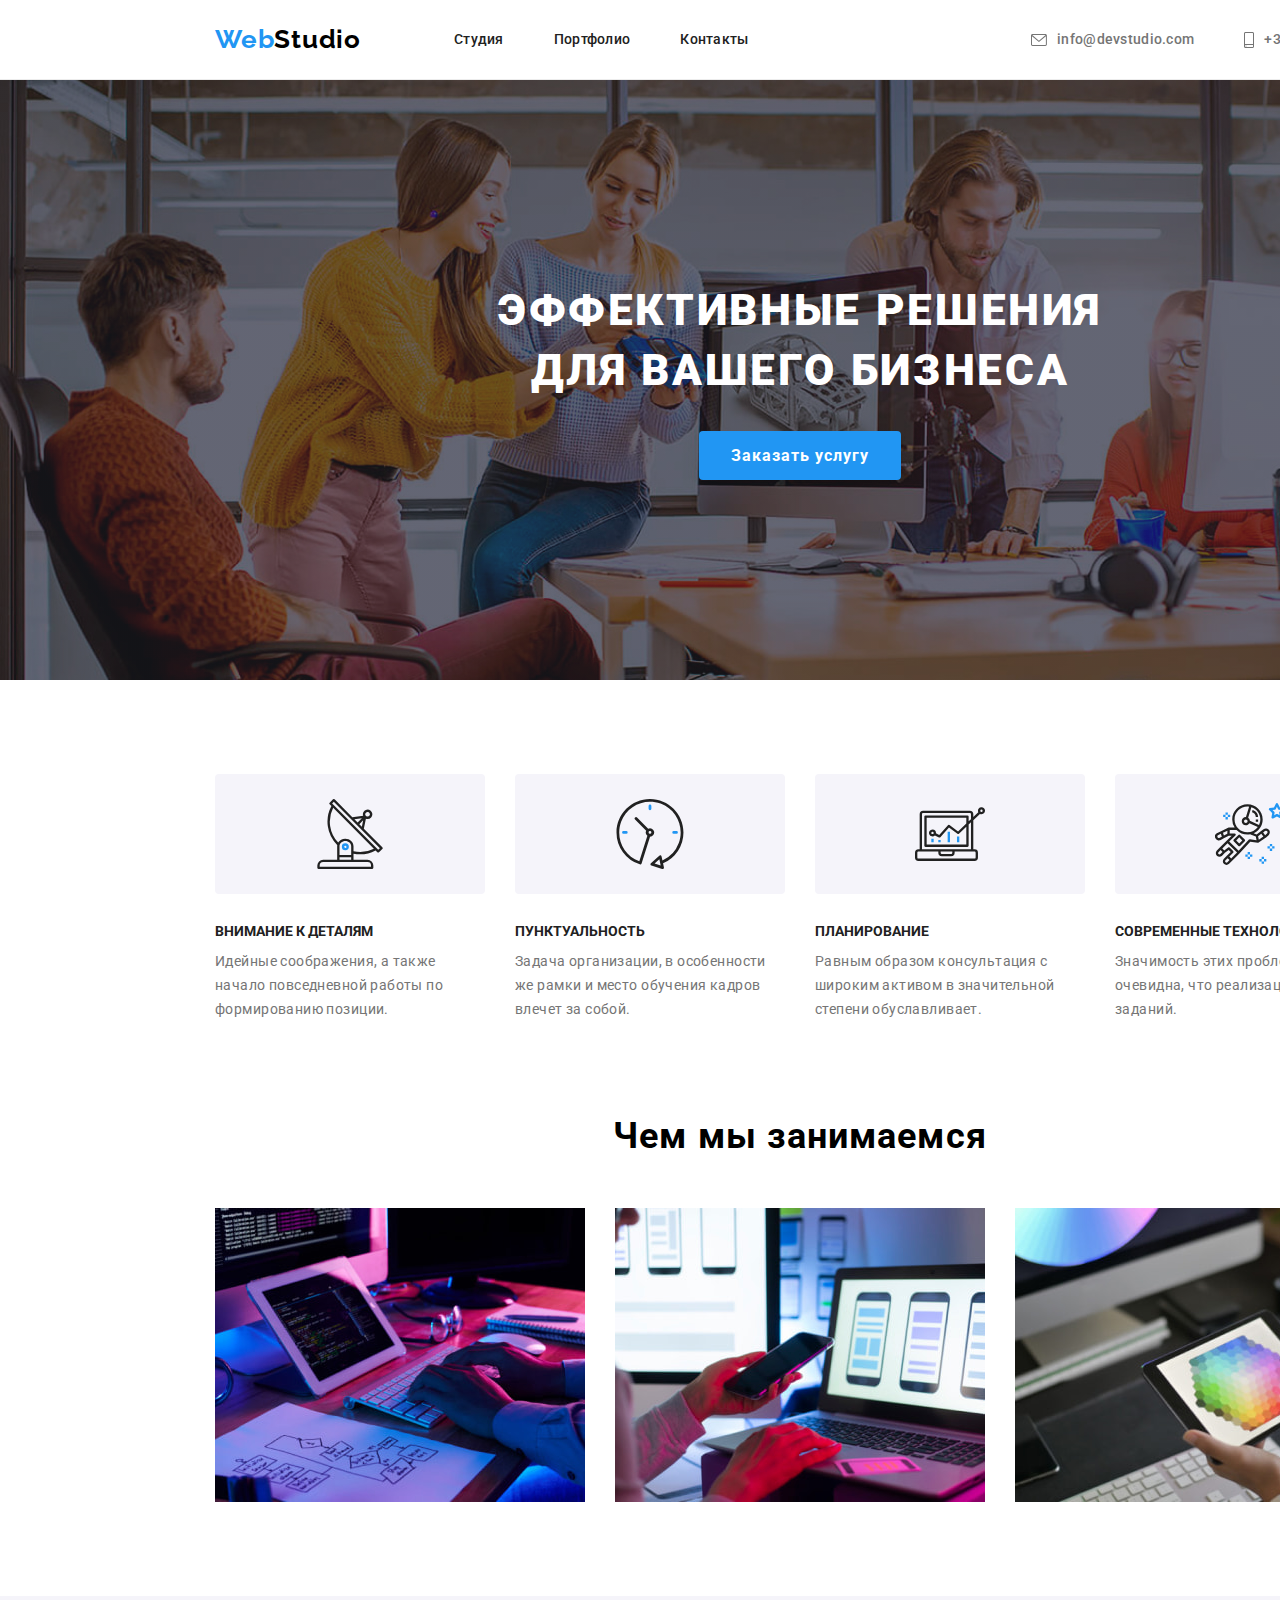
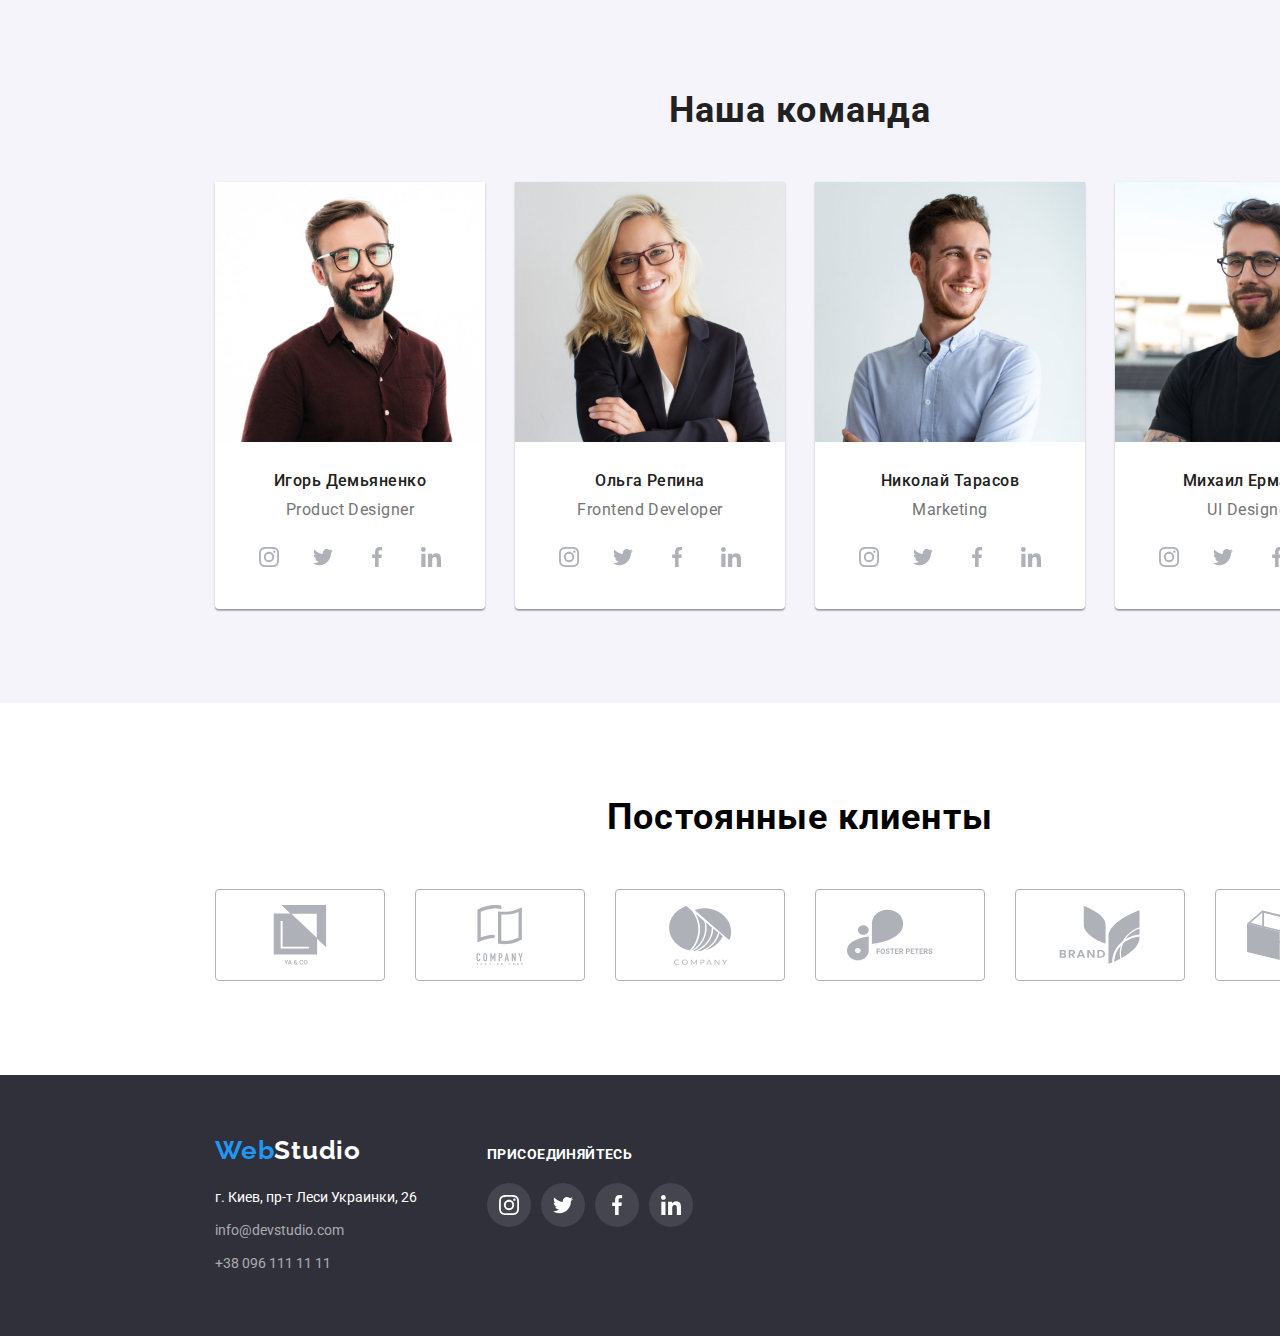
<file: index.html>
<!DOCTYPE html>
<html lang="ru">
  <head>
    <meta charset="UTF-8" />
    <meta http-equiv="X-UA-Compatible" content="IE=edge" />
    <meta name="viewport" content="width=device-width, initial-scale=1.0" />
    <link rel="preconnect" href="https://fonts.googleapis.com" />
    <link rel="preconnect" href="https://fonts.gstatic.com" crossorigin />
    <!-- Нормализатор -->
    <link
      rel="stylesheet"
      href="https://cdn.jsdelivr.net/npm/modern-normalize@1.1.0/modern-normalize.min.css"
    />
    <!-- Шрифты -->
    <link
      href="https://fonts.googleapis.com/css2?family=Raleway:wght@700&family=Roboto:wght@400;500;700;900&display=swap"
      rel="stylesheet"
    />
    <!-- Кастомные стили -->
    <link rel="stylesheet" href="./css/styles.css" />
    <title>Home</title>
  </head>
  <!-- Контент -->
  <body>
    <!-- Шапка -->
    <header class="header">
      <div class="container head-container">
        <!-- Лого -->
        <a class="logo head-logo" href="./index.html"
          >Web<span class="logo-head-studio">Studio</span></a
        >
        <!-- Навигация -->
        <nav class="header-navigation">
          <ul class="header-nav-list">
            <li class="header-nav-item">
              <a class="header-nav-link" href="./index.html">Студия</a>
            </li>
            <li class="header-nav-item">
              <a class="header-nav-link" href="./portfolio.html">Портфолио</a>
            </li>
            <li class="header-nav-item">
              <a class="header-nav-link" href="#">Контакты</a>
            </li>
          </ul>
        </nav>
        <!-- Контакты -->
        <ul class="header-contacts">
          <li class="contacts-item">
            <a class="contacts-link" href="mailto:info@devstudio.com"
              ><svg class="icon" width="16" height="12">
                <use href="./images/icons.svg#icon-mail"></use>
              </svg>
              <span class="contacts-text">info@devstudio.com</span></a
            >
          </li>
          <li class="conyacts-item">
            <a class="contacts-link" href="tel:+380961111111">
              <svg class="icon" width="10" height="16">
                <use href="./images/icons.svg#icon-smartphone"></use>
              </svg>
              <span class="contacts-text">+38 096 111 11 11</span></a
            >
          </li>
        </ul>
      </div>
    </header>
    <!-- Главная -->
    <main>
      <!-- Заказать услугу -->
      <section class="hero">
        <div class="container">
          <h1 class="hero-title">Эффективные решения для вашего бизнеса</h1>
          <button class="button hero-button">Заказать услугу</button>
        </div>
      </section>
      <!-- Почему мы -->
      <section class="section">
        <div class="container">
          <h2 class="hidden-title">Почему мы</h2>
          <ul class="whyme-list">
            <li class="whyme-item">
              <div class="whyme-icon-box">
                <svg class="icon" width="70" height="70">
                  <use href="/images/icons.svg#icon-antenna"></use>
                </svg>
              </div>
              <h3 class="whyme-item-title">Внимание к деталям</h3>
              <p class="whyme-text">
                Идейные соображения, а также начало повседневной работы по
                формированию позиции.
              </p>
            </li>
            <li class="whyme-item">
              <div class="whyme-icon-box">
                <svg class="icon" width="70" height="70">
                  <use href="/images/icons.svg#icon-clock"></use>
                </svg>
              </div>
              <h3 class="whyme-item-title">Пунктуальность</h3>
              <p class="whyme-text">
                Задача организации, в особенности же рамки и место обучения
                кадров влечет за собой.
              </p>
            </li>
            <li class="whyme-item">
              <div class="whyme-icon-box">
                <svg class="icon" width="70" height="70">
                  <use href="/images/icons.svg#icon-diagram"></use>
                </svg>
              </div>
              <h3 class="whyme-item-title">Планирование</h3>
              <p class="whyme-text">
                Равным образом консультация с широким активом в значительной
                степени обуславливает.
              </p>
            </li>
            <li class="whyme-item width="70" height="70"" width="70" height="70">
              <div class="whyme-icon-box">
                <svg class="icon" width="70" height="70">
                  <use href="/images/icons.svg#icon-astronaut"></use>
                </svg>
              </div>
              <h3 class="whyme-item-title">Современные технологии</h3>
              <p class="whyme-text">
                Значимость этих проблем настолько очевидна, что реализация
                плановых заданий.
              </p>
            </li>
          </ul>
        </div>
      </section>
      <!-- Чем занимаемся -->
      <section class="section whatdo">
        <div class="container">
          <h2 class="whatdo-title">Чем мы занимаемся</h2>
          <ul class="whatdo-list">
            <li class="whatdo-item">
              <img
                src="./images/what-are-we-doing/wawd-1.jpg"
                alt="Написание програмного кода"
                width="370"
                height="294"
              />
            </li>
            <li class="whatdo-item">
              <img
                src="./images/what-are-we-doing/wawd-2.jpg"
                alt="Оптимизация под экран смартфона"
                width="370"
                height="294"
              />
            </li>
            <li class="whatdo-item">
              <img
                src="./images/what-are-we-doing/wawd-3.jpg"
                alt="Графическое оформление"
                width="370"
                height="294"
              />
            </li>
          </ul>
        </div>
      </section>
      <!-- Наша команда -->
      <section class="section team">
        <div class="container">
          <h2 class="team-title">Наша команда</h2>
          <ul class="team-list">
            <li class="team-item">
              <img
                src="./images/team/t1.jpg"
                alt="Игорь Демьяненко"
                width="270"
                height="260"
              />
              <div class="team-box">
                <h3 class="team-name">Игорь Демьяненко</h3>
                <p>Product Designer</p>
                <ul class="social-list">
                <li class="social-item">
                  <a class="social-link" href="">
                    <svg class="icon" width="20" height="20">
                      <use href="/images/icons.svg#icon-instagram"></use>
                    </svg>
                  </a>
                </li>
                <li class="social-item">
                  <a class="social-link" href="">
                    <svg class="icon" width="20" height="20">
                      <use href="/images/icons.svg#icon-twitter"></use>
                    </svg>
                  </a>
                </li>
                <li class="social-item">
                  <a class="social-link" href="">
                    <svg class="icon" width="20" height="20">
                      <use href="/images/icons.svg#icon-facebook"></use>
                    </svg>
                  </a>
                </li>
                <li class="social-item">
                  <a class="social-link" href="">
                    <svg class="icon" width="20" height="20">
                      <use href="/images/icons.svg#icon-linkedin"></use>
                    </svg>
                  </a>
                </li>
              </ul>
              </div>
              
             
            </li>
            <li class="team-item">
              <img
                src="./images/team/t2.jpg"
                alt="Ольга Репина"
                width="270"
                height="260"
              />
              <div class="team-box">
                <h3 class="team-name">Ольга Репина</h3>
                <p>Frontend Developer</p>
                <ul class="social-list">
                <li class="social-item">
                  <a class="social-link" href="">
                    <svg class="icon" width="20" height="20">
                      <use href="/images/icons.svg#icon-instagram"></use>
                    </svg>
                  </a>
                </li>
                <li class="social-item">
                  <a class="social-link" href="">
                    <svg class="icon" width="20" height="20">
                      <use href="/images/icons.svg#icon-twitter"></use>
                    </svg>
                  </a>
                </li>
                <li class="social-item">
                  <a class="social-link" href="">
                    <svg class="icon" width="20" height="20">
                      <use href="/images/icons.svg#icon-facebook"></use>
                    </svg>
                  </a>
                </li>
                <li class="social-item">
                  <a class="social-link" href="">
                    <svg class="icon" width="20" height="20">
                      <use href="/images/icons.svg#icon-linkedin"></use>
                    </svg>
                  </a>
                </li>
              </ul>
              </div>
              
              
            </li>
            <li class="team-item">
              <img
                src="./images/team/t3.jpg"
                alt="Николай Тарасов"
                width="270"
                height="260"
              />
              <div class="team-box">
                <h3 class="team-name">Николай Тарасов</h3>
                <p>Marketing</p>
                <ul class="social-list">
                <li class="social-item">
                  <a class="social-link" href="">
                    <svg class="icon" width="20" height="20">
                      <use href="/images/icons.svg#icon-instagram"></use>
                    </svg>
                  </a>
                </li>
                <li class="social-item">
                  <a class="social-link" href="">
                    <svg class="icon" width="20" height="20">
                      <use href="/images/icons.svg#icon-twitter"></use>
                    </svg>
                  </a>
                </li>
                <li class="social-item">
                  <a class="social-link" href="">
                    <svg class="icon" width="20" height="20">
                      <use href="/images/icons.svg#icon-facebook"></use>
                    </svg>
                  </a>
                </li>
                <li class="social-item">
                  <a class="social-link" href="">
                    <svg class="icon" width="20" height="20">
                      <use href="/images/icons.svg#icon-linkedin"></use>
                    </svg>
                  </a>
                </li>
              </ul>
              </div>
              
              
            </li>
            <li class="team-item">
              <img
                src="./images/team/t4.jpg"
                alt="Михаил Ермаков"
                width="270"
                height="260"
              />
              <div class="team-box">
                <h3 class="team-name">Михаил Ермаков</h3>
                <p>UI Designer</p>
                <ul class="social-list">
                <li class="social-item">
                  <a class="social-link" href="">
                    <svg class="icon" width="20" height="20">
                      <use href="/images/icons.svg#icon-instagram"></use>
                    </svg>
                  </a>
                </li>
                <li class="social-item">
                  <a class="social-link" href="">
                    <svg class="icon" width="20" height="20">
                      <use href="/images/icons.svg#icon-twitter"></use>
                    </svg>
                  </a>
                </li>
                <li class="social-item">
                  <a class="social-link" href="">
                    <svg class="icon" width="20" height="20">
                      <use href="/images/icons.svg#icon-facebook"></use>
                    </svg>
                  </a>
                </li>
                <li class="social-item">
                  <a class="social-link" href="">
                    <svg class="icon" width="20" height="20">
                      <use href="/images/icons.svg#icon-linkedin"></use>
                    </svg>
                  </a>
                </li>
              </ul>
              </div>
              
              
            </li>
          </ul>
        </div>
      </section>
      <!-- Наши клиенты -->
      <section class="section">
        <div class="container">
          <h2 class="clients-title">Постоянные клиенты</h2>
          <ul class="clients-list">
            <li class="clients-item">
              <a class="clients-link" href="">
                <svg class="icon" width="106" height="60">
                  <use href="/images/icons.svg#icon-client-1"></use>
                </svg>
              </a>
            </li>
            <li class="clients-item">
              <a class="clients-link" href="">
                <svg class="icon" width="106" height="60">
                  <use href="/images/icons.svg#icon-client-2"></use>
                </svg>
              </a>
            </li>
            <li class="clients-item">
              <a class="clients-link" href="">
                <svg class="icon" width="106" height="60">
                  <use href="/images/icons.svg#icon-client-3"></use>
                </svg>
              </a>
            </li>
            <li class="clients-item">
              <a class="clients-link" href="">
                <svg class="icon" width="106" height="60">
                  <use href="/images/icons.svg#icon-client-4"></use>
                </svg>
              </a>
            </li>
            <li class="clients-item">
              <a class="clients-link" href="">
                <svg class="icon" width="106" height="60">
                  <use href="/images/icons.svg#icon-client-5"></use>
                </svg>
              </a>
            </li>
            <li class="clients-item">
              <a class="clients-link" href="">
                <svg class="icon" width="106" height="60">
                  <use href="/images/icons.svg#icon-client-6"></use>
                </svg>
              </a>
            </li>
          </ul>

        </div>
      </section>
    </main>
    <!-- Подвал -->
    <footer class="footer">
      <div class="container footer-box">
        <!-- Лого -->
        <div>
        <a class="logo" href="./index.html"
          >Web<span class="logo-foot-studio">Studio</span></a
        >
        <!-- Адрес и контакты -->
        <address class="adress-box">
          <ul class="adress-list">
            <li class="adress-item">
              <a
                class="address-map"
                href="https://goo.gl/maps/QXmDGy41mX6i24PM6"
                >г. Киев, пр-т Леси Украинки, 26</a
              >
            </li>
            <li class="adress-item">
              <a class="address-cont" href="mailto:info@devstudio.com"
                >info@devstudio.com</a
              >
            </li>
            <li class="adress-item">
              <a class="address-cont" href="tel:+380961111111"
                >+38 096 111 11 11</a
              >
            </li>
          </ul>
        </address>
        </div>
        <!-- Наши соц. сети -->
        <div class="foot-soc-box">
          <h3 class="foot-soc-title">присоединяйтесь</h3>
        <ul class="social-foot-list">
                <li class="social-item">
                  <a class="social-foot-link" href="">
                    <svg class="icon" width="20" height="20">
                      <use href="/images/icons.svg#icon-instagram"></use>
                    </svg>
                  </a>
                </li>
                <li class="social-item">
                  <a class="social-foot-link" href="">
                    <svg class="icon" width="20" height="20">
                      <use href="/images/icons.svg#icon-twitter"></use>
                    </svg>
                  </a>
                </li>
                <li class="social-item">
                  <a class="social-foot-link" href="">
                    <svg class="icon" width="20" height="20">
                      <use href="/images/icons.svg#icon-facebook"></use>
                    </svg>
                  </a>
                </li>
                <li class="social-item">
                  <a class="social-foot-link" href="">
                    <svg class="icon" width="20" height="20">
                      <use href="/images/icons.svg#icon-linkedin"></use>
                    </svg>
                  </a>
                </li>
              </ul>
        </div>
      </div>
    </footer>
  </body>
</html>
</file>
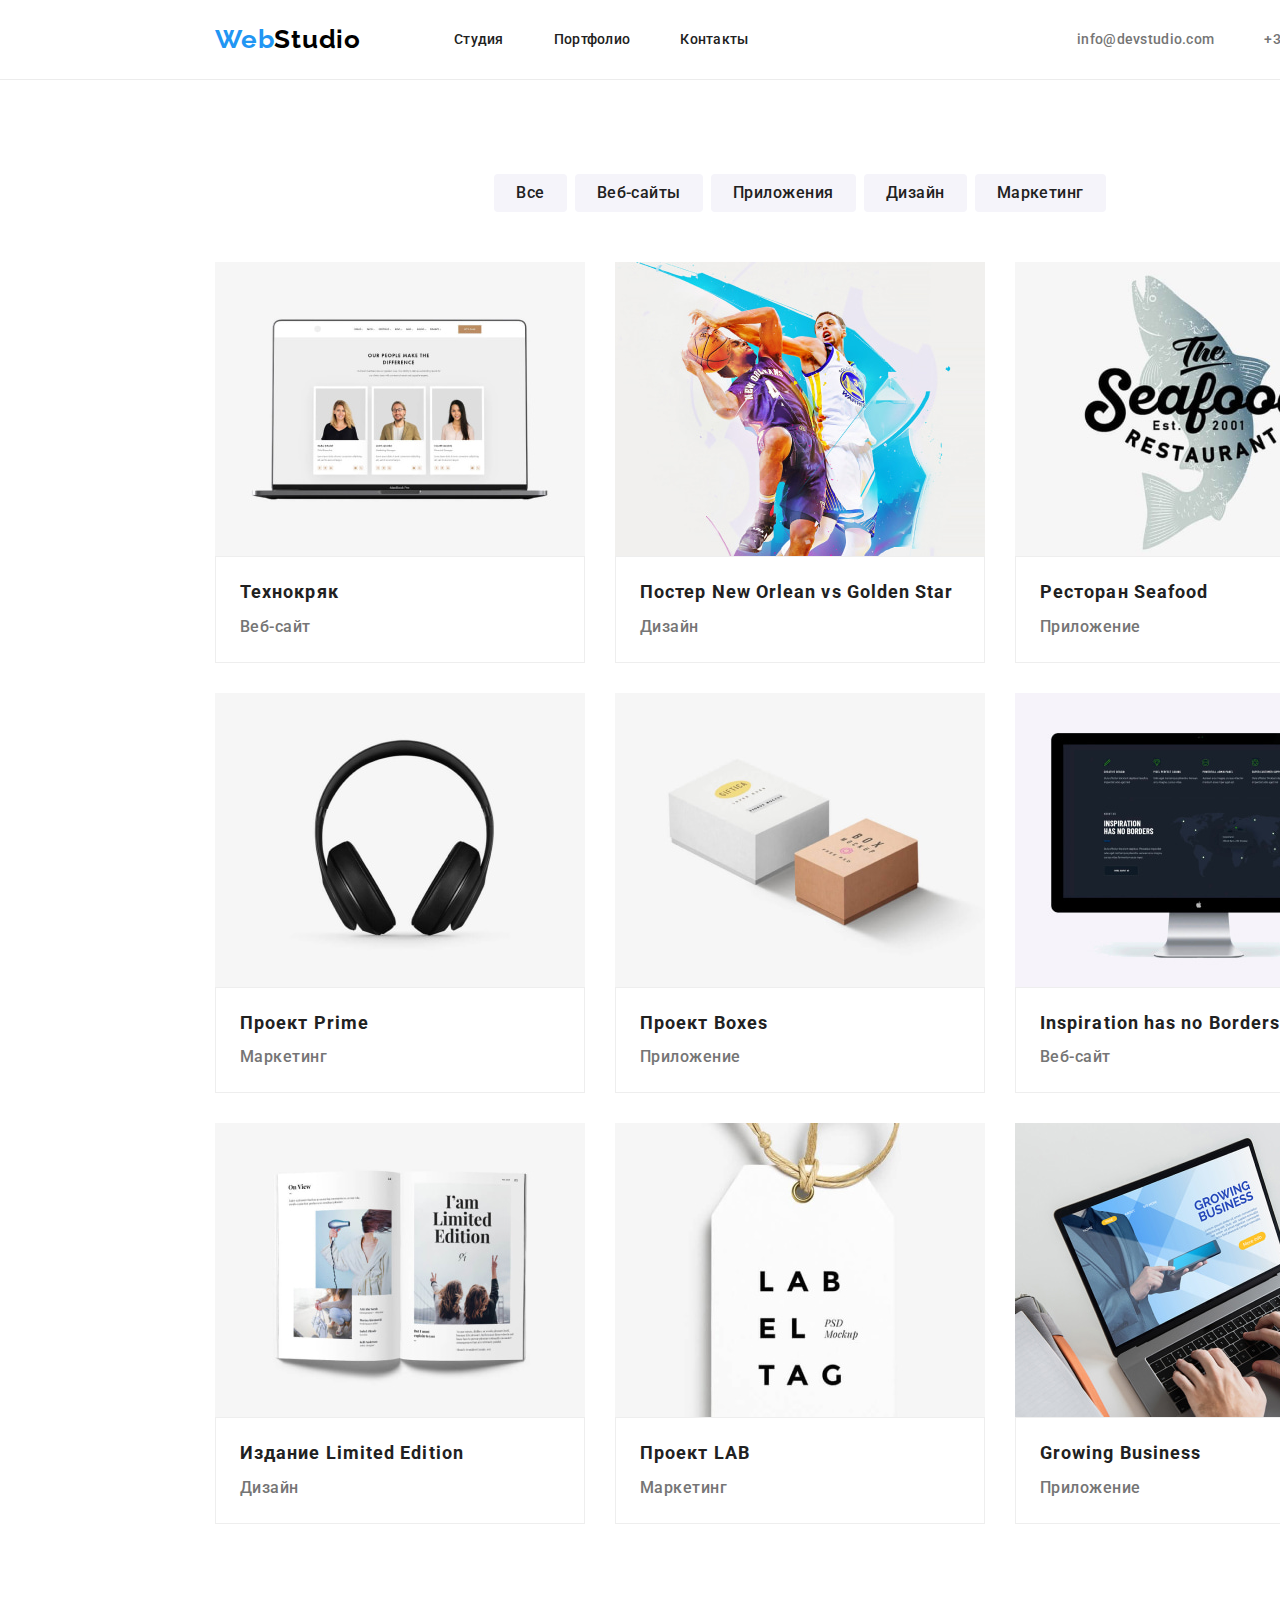
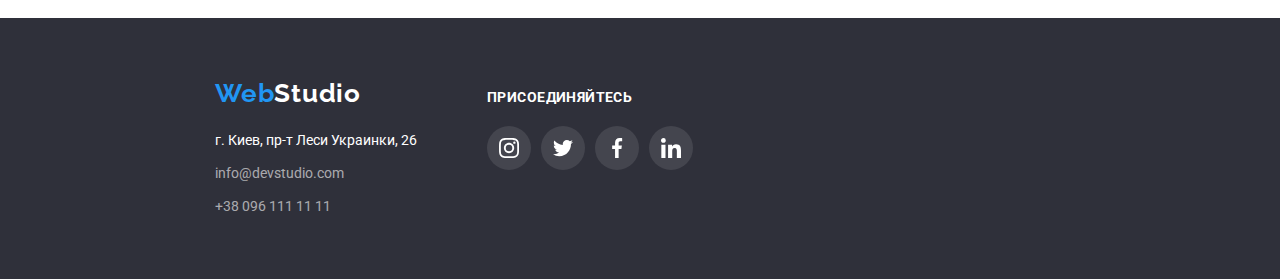
<file: portfolio.html>
<!DOCTYPE html>
<html lang="ru">
  <head>
    <meta charset="UTF-8" />
    <meta http-equiv="X-UA-Compatible" content="IE=edge" />
    <meta name="viewport" content="width=device-width, initial-scale=1.0" />
    <link rel="preconnect" href="https://fonts.googleapis.com" />
    <link rel="preconnect" href="https://fonts.gstatic.com" crossorigin />
    <!-- Нормализатор -->
    <link
      rel="stylesheet"
      href="https://cdn.jsdelivr.net/npm/modern-normalize@1.1.0/modern-normalize.min.css"
    />
    <!-- Шрифты -->
    <link
      href="https://fonts.googleapis.com/css2?family=Raleway:wght@700&family=Roboto:wght@400;500;700;900&display=swap"
      rel="stylesheet"
    />
    <!-- Кастомные стили -->
    <link rel="stylesheet" href="./css/styles.css" />
    <title>portfolio</title>
  </head>
  <!-- Контент -->
  <body>
    <!-- Портфолио Шапка -->
    <header class="header">
      <div class="container head-container">
        <!-- Лого -->
        <a class="logo head-logo" href="./index.html"
          >Web<span class="logo-head-studio">Studio</span></a
        >
        <!-- Навигация -->
        <nav class="header-navigation">
          <ul class="header-nav-list">
            <li class="header-nav-item">
              <a class="header-nav-link" href="./index.html">Студия</a>
            </li>
            <li class="header-nav-item">
              <a class="header-nav-link" href="./portfolio.html">Портфолио</a>
            </li>
            <li class="header-nav-item">
              <a class="header-nav-link" href="#">Контакты</a>
            </li>
          </ul>
        </nav>
        <!-- Контакты -->
        <ul class="header-contacts">
          <li class="contacts-item">
            <a class="contacts-link" href="mailto:info@devstudio.com"
              >info@devstudio.com</a
            >
          </li>
          <li class="conyacts-item">
            <a class="contacts-link" href="tel:+380961111111"
              >+38 096 111 11 11</a
            >
          </li>
        </ul>
      </div>
    </header>
    <!-- Портфолио Главная -->
    <main>
      <section class="section">
        <div class="container">
          <h1 class="hidden-title">Наши проекты</h1>
          <!-- Портфолио фильтры -->
          <ul class="portf-filter-list">
            <li class="portf-filter-item">
              <button class="button filter-button">Все</button>
            </li>
            <li class="portf-filter-item">
              <button class="button filter-button">Веб-сайты</button>
            </li>
            <li class="portf-filter-item">
              <button class="button filter-button">Приложения</button>
            </li>
            <li class="portf-filter-item">
              <button class="button filter-button">Дизайн</button>
            </li>
            <li class="portf-filter-item">
              <button class="button filter-button">Маркетинг</button>
            </li>
          </ul>
          <!-- Портфолио проекты -->
          <ul class="portf-project-list">
            <li class="portf-project-item">
              <img
                src="./images/portfolio-img/portf-1.jpg"
                alt="Технокряк"
                width="370px"
                height="294px"
              />
              <a href="" class="portf-project-link">
                <div class="portf-text-box">
                  <h2 class="portf-project-name">Технокряк</h2>
                  <p class="portf-project-class">Веб-сайт</p>
                </div></a
              >
            </li>
            <li class="portf-project-item">
              <img
                src="./images/portfolio-img/portf-2.jpg"
                alt="Постер New Orlean vs Golden Star"
                width="370px"
                height="294px"
              /><a href="" class="portf-project-link">
                <div class="portf-text-box">
                  <h2 class="portf-project-name">
                    Постер New Orlean vs Golden Star
                  </h2>
                  <p class="portf-project-class">Дизайн</p>
                </div></a
              >
            </li>
            <li class="portf-project-item">
              <img
                src="./images/portfolio-img/portf-3.jpg"
                alt="Ресторан Seafood"
                width="370px"
                height="294px"
              /><a href="" class="portf-project-link">
                <div class="portf-text-box">
                  <h2 class="portf-project-name">Ресторан Seafood</h2>
                  <p class="portf-project-class">Приложение</p>
                </div></a
              >
            </li>
            <li class="portf-project-item">
              <img
                src="./images/portfolio-img/portf-4.jpg"
                alt="Проект Prime"
                width="370px"
                height="294px"
              /><a href="" class="portf-project-link">
                <div class="portf-text-box">
                  <h2 class="portf-project-name">Проект Prime</h2>
                  <p class="portf-project-class">Маркетинг</p>
                </div></a
              >
            </li>
            <li class="portf-project-item">
              <img
                src="./images/portfolio-img/portf-5.jpg"
                alt="Проект Boxes"
                width="370px"
                height="294px"
              /><a href="" class="portf-project-link">
                <div class="portf-text-box">
                  <h2 class="portf-project-name">Проект Boxes</h2>
                  <p class="portf-project-class">Приложение</p>
                </div></a
              >
            </li>
            <li class="portf-project-item">
              <img
                src="./images/portfolio-img/portf-6.jpg"
                alt="Inspiration has no Borders"
                width="370px"
                height="294px"
              /><a href="" class="portf-project-link">
                <div class="portf-text-box">
                  <h2 class="portf-project-name">Inspiration has no Borders</h2>
                  <p class="portf-project-class">Веб-сайт</p>
                </div></a
              >
            </li>
            <li class="portf-project-item">
              <img
                src="./images/portfolio-img/portf-7.jpg"
                alt="Издание Limited Edition"
                width="370px"
                height="294px"
              /><a href="" class="portf-project-link">
                <div class="portf-text-box">
                  <h2 class="portf-project-name">Издание Limited Edition</h2>
                  <p class="portf-project-class">Дизайн</p>
                </div></a
              >
            </li>
            <li class="portf-project-item">
              <img
                src="./images/portfolio-img/portf-8.jpg"
                alt="Проект LAB"
                width="370px"
                height="294px"
              /><a href="" class="portf-project-link">
                <div class="portf-text-box">
                  <h2 class="portf-project-name">Проект LAB</h2>
                  <p class="portf-project-class">Маркетинг</p>
                </div></a
              >
            </li>
            <li class="portf-project-item">
              <img
                src="./images/portfolio-img/portf-9.jpg"
                alt="Growing Business"
                width="370px"
                height="294px"
              /><a href="" class="portf-project-link">
                <div class="portf-text-box">
                  <h2 class="portf-project-name">Growing Business</h2>
                  <p class="portf-project-class">Приложение</p>
                </div></a
              >
            </li>
          </ul>
        </div>
      </section>
    </main>
    <!-- Портфолио подвал -->
    <footer class="footer">
      <div class="container footer-box">
        <!-- Лого -->
        <div>
          <a class="logo" href="./index.html"
            >Web<span class="logo-foot-studio">Studio</span></a
          >
          <!-- Адрес и контакты -->
          <address class="adress-box">
            <ul class="adress-list">
              <li class="adress-item">
                <a
                  class="address-map"
                  href="https://goo.gl/maps/QXmDGy41mX6i24PM6"
                  >г. Киев, пр-т Леси Украинки, 26</a
                >
              </li>
              <li class="adress-item">
                <a class="address-cont" href="mailto:info@devstudio.com"
                  >info@devstudio.com</a
                >
              </li>
              <li class="adress-item">
                <a class="address-cont" href="tel:+380961111111"
                  >+38 096 111 11 11</a
                >
              </li>
            </ul>
          </address>
        </div>
        <!-- Наши соц. сети -->
        <div class="foot-soc-box">
          <h3 class="foot-soc-title">присоединяйтесь</h3>
          <ul class="social-foot-list">
            <li class="social-item">
              <a class="social-foot-link" href="">
                <svg class="icon" width="20" height="20">
                  <use href="/images/icons.svg#icon-instagram"></use>
                </svg>
              </a>
            </li>
            <li class="social-item">
              <a class="social-foot-link" href="">
                <svg class="icon" width="20" height="20">
                  <use href="/images/icons.svg#icon-twitter"></use>
                </svg>
              </a>
            </li>
            <li class="social-item">
              <a class="social-foot-link" href="">
                <svg class="icon" width="20" height="20">
                  <use href="/images/icons.svg#icon-facebook"></use>
                </svg>
              </a>
            </li>
            <li class="social-item">
              <a class="social-foot-link" href="">
                <svg class="icon" width="20" height="20">
                  <use href="/images/icons.svg#icon-linkedin"></use>
                </svg>
              </a>
            </li>
          </ul>
        </div>
      </div>
    </footer>
  </body>
</html>
</file>
<file: css/styles.css>
*,
*::before,
*::after {
  box-sizing: border-box;
}
body {
  font-family: 'Roboto', sans-serif;
  min-width: 1600px;
  margin: 0px;
}
:root {
  --main-color: #212121;
  --sec-color: #757575;
}
a {
  text-decoration: none;
}
ul {
  margin: 0;
  padding: 0;
  list-style: none;
  list-style-type: none;
}
h1,
h2,
h3,
p {
  margin: 0;
}
.button {
  display: block;
  border: 0;
  cursor: pointer;
}
.section {
  padding-top: 94px;
  padding-bottom: 94px;
}
.container {
  width: 1200px;
  margin-left: auto;
  margin-right: auto;
  padding-left: 15px;
  padding-right: 15px;
}
img {
  display: block;
  max-width: 100%;
  height: auto;
}
.hidden-title {
  display: none;
}
/* Логотип */
.logo {
  font-family: Raleway;
  font-weight: 700;
  font-size: 26px;
  line-height: 1.2;
  letter-spacing: 0.03em;
  color: #2196f3;
}
.head-logo {
  margin-right: 93px;
}
/* Стили Шапки */
.header {
  display: flex;
  height: 80px;
  border-bottom: 1px solid rgba(236, 236, 236, 1);
}
.head-container {
  display: flex;
  align-items: center;
}

/* Шапка Логотип */
.logo-head-studio {
  color: #000000;
}
/* Шапка Навигация */
.header-nav-list {
  display: flex;
  padding-left: 0px;
  margin: 0px;
}
.header-nav-item {
  margin-right: 50px;
}
.header-nav-item:last-child {
  margin-right: 0px;
}
.header-nav-link {
  font-weight: 500;
  font-size: 14px;
  line-height: 1.15;
  letter-spacing: 0.02em;
  color: var(--main-color);
}
.header-nav-link:hover {
  color: #2196f3;
}
.header-nav-link:focus {
  color: #2196f3;
}
/* Шапка Контакты */
.header-contacts {
  display: flex;
  align-items: center;
  padding: 0px;
  margin-left: auto;
}
.contacts-item:not(:last-child) {
  margin-right: 50px;
}
.contacts-link {
  display: flex;
  align-items: center;
  font-weight: 500;
  font-size: 14px;
  line-height: 1.15;
  letter-spacing: 0.02em;
  color: var(--sec-color);
}
.header-contacts .icon {
  fill: currentColor;
  margin-right: 10px;
}
.contacts-link:hover {
  color: #2196f3;
}
.contacts-link:focus {
  color: #2196f3;
}
/* Стили главной страницы */
/* Заказать услугу */
.hero {
  max-width: 1600px;
  margin-left: auto;
  margin-right: auto;
  background-color: #c4c4c4;
  background-image: linear-gradient(
      rgba(47, 48, 58, 0.4),
      rgba(47, 48, 58, 0.4)
    ),
    url(../images/hero-img/heroweb.jpg);
  background-repeat: no-repeat;
  background-position: center;
  background-size: cover;
  padding: 200px 0;
}

.hero-title {
  margin-left: auto;
  margin-right: auto;
  font-weight: 900;
  font-size: 44px;
  line-height: 1.37;
  text-align: center;
  letter-spacing: 0.06em;
  text-transform: uppercase;
  color: #ffffff;
  width: 696px;
}
.hero-button {
  margin-top: 30px;
  margin-left: auto;
  margin-right: auto;
  padding: 10px 32px;
  font-weight: 700;
  font-size: 16px;
  line-height: 1.87;
  letter-spacing: 0.06em;
  color: #ffffff;
  background-color: #2196f3;
  box-shadow: 0px 4px 4px rgba(0, 0, 0, 0.15);
  border-radius: 4px;
}
/* Почему мы */
.whyme-list {
  display: flex;
  justify-content: center;
}
.whyme-item {
  width: 270px;
}
.whyme-item:not(:last-child) {
  margin-right: 30px;
}
.whyme-icon-box {
  width: 270px;
  height: 120px;
  display: flex;
  justify-content: center;
  align-items: center;
  background: #f5f4fa;
  border-radius: 4px;
  margin-bottom: 30px;
}
.whyme-item-title {
  font-weight: 700;
  font-size: 14px;
  line-height: 1.14;
  text-transform: uppercase;
  color: var(--main-color);
  margin-bottom: 10px;
}
.whyme-text {
  font-size: 14px;
  line-height: 1.71;
  letter-spacing: 0.03em;
  color: var(--sec-color);
}
/* Чем занимаемся */
.whatdo {
  padding-top: 0px;
}
.whatdo-title {
  font-weight: 700;
  font-size: 36px;
  line-height: 1.16;
  text-align: center;
  letter-spacing: 0.03em;
  margin-bottom: 50px;
}
.whatdo-list {
  display: flex;
  padding: 0px;
  margin: 0px;
}
.whatdo-item:not(:last-child) {
  margin-right: 30px;
}
/* Наша команда */
.team {
  background-color: #f5f4fa;
}
.team-title {
  margin-bottom: 50px;
  font-weight: 700;
  font-size: 36px;
  line-height: 1.16;
  text-align: center;
  letter-spacing: 0.03em;
  color: var(--main-color);
}
.team-list {
  display: flex;
  justify-content: center;
  font-size: 16px;
  line-height: 1.18;
  text-align: center;
  letter-spacing: 0.03em;
  color: var(--sec-color);
}
.team-item {
  width: 270px;
  background-color: #ffffff;
  box-shadow: 0px 1px 3px rgba(0, 0, 0, 0.12), 0px 1px 1px rgba(0, 0, 0, 0.14),
    0px 2px 1px rgba(0, 0, 0, 0.2);
  border-radius: 0px 0px 4px 4px;
}
.team-item:not(:last-child) {
  margin-right: 30px;
}
.team-name {
  margin-bottom: 10px;
  font-weight: 500;
  font-size: 16px;
  text-align: center;
  letter-spacing: 0.03em;
  color: #212121;
}
.team-box {
  padding-top: 30px;
  padding-bottom: 30px;
}
.social-list {
  margin-top: 16px;
  display: flex;
  align-items: center;
  justify-content: center;
}
.social-item:not(:last-child) {
  margin-right: 10px;
}
.social-link {
  display: flex;
  align-items: center;
  justify-content: center;
  width: 44px;
  height: 44px;
  background-color: #ffffff;
  border-radius: 50%;
  color: #afb1b8;
}
.social-link:hover {
  color: #ffffff;
  background-color: #2196f3;
}
.social-link:focus {
  color: #ffffff;
  background-color: #2196f3;
}
.social-list .icon {
  fill: currentColor;
}
/* Стили "наши клиенты" */
.clients-title {
  font-weight: 700;
  font-size: 36px;
  line-height: 1.16;
  text-align: center;
  letter-spacing: 0.03em;
  margin-bottom: 50px;
}
.clients-list {
  display: flex;
  align-items: center;
}
.clients-item:not(:last-child) {
  margin-right: 30px;
}
.clients-link {
  display: flex;
  align-items: center;
  justify-content: center;
  width: 170px;
  height: 92px;
  color: #afb1b8;
  background-color: #ffffff;
  border: 1px solid #afb1b8;
  border-radius: 4px;
}
.clients-link:hover {
  color: #2196f3;
  border: 1px solid #2196f3;
}
.clients-link:focus {
  color: #2196f3;
  border: 1px solid #2196f3;
}
.clients-list .icon {
  fill: currentColor;
}
/* Стили Портфолио */

/* Портфолио фильтр */
.portf-filter-list {
  margin-bottom: 50px;
  display: flex;
  justify-content: center;
}
.portf-filter-item:not(:last-child) {
  margin-right: 8px;
}
.filter-button {
  padding: 6px 22px;
  font-weight: 500;
  font-size: 16px;
  line-height: 1.62;
  text-align: center;
  letter-spacing: 0.03em;
  color: var(--main-color);
  background-color: #f5f4fa;
  border-radius: 4px;
}
.filter-button:hover {
  background-color: #2196f3;
  color: #ffffff;
  box-shadow: 0px 3px 1px rgba(0, 0, 0, 0.1), 0px 1px 2px rgba(0, 0, 0, 0.08),
    0px 2px 2px rgba(0, 0, 0, 0.12);
}
.filter-button:focus {
  background-color: #2196f3;
  color: #ffffff;
  box-shadow: 0px 3px 1px rgba(0, 0, 0, 0.1), 0px 1px 2px rgba(0, 0, 0, 0.08),
    0px 2px 2px rgba(0, 0, 0, 0.12);
}
/* Портфолио проекты */
.portf-project-list {
  display: flex;
  flex-wrap: wrap;
}
.portf-project-item {
  width: 370px;
}
.portf-project-item:not(:nth-last-child(-n + 3)) {
  margin-bottom: 30px;
}
.portf-project-item:not(:nth-child(3n)) {
  margin-right: 30px;
}
.portf-text-box {
  border: 1px solid rgba(238, 238, 238, 1);
  padding: 20px 24px;
}
.portf-project-name {
  font-weight: 700;
  font-size: 18px;
  line-height: 1.71;
  letter-spacing: 0.06em;
  color: var(--main-color);
  margin-bottom: 4px;
}
.portf-project-class {
  font-weight: 500;
  font-size: 16px;
  line-height: 1.87;
  letter-spacing: 0.03em;
  color: var(--sec-color);
}
.portf-project-link {
  display: block;
}
.portf-project-link:hover {
  box-shadow: 0px 1px 1px rgba(0, 0, 0, 0.12), 0px 4px 4px rgba(0, 0, 0, 0.06),
    1px 4px 6px rgba(0, 0, 0, 0.16);
}
.portf-project-link:focus {
  box-shadow: 0px 1px 1px rgba(0, 0, 0, 0.12), 0px 4px 4px rgba(0, 0, 0, 0.06),
    1px 4px 6px rgba(0, 0, 0, 0.16);
}
/* Стили Подвала */
.footer {
  padding-top: 60px;
  padding-bottom: 60px;
  background-color: #2f303a;
}
.footer-box {
  display: flex;
  align-items: baseline;
}
/* Подвал логотип цвет */
.logo-foot-studio {
  color: #ffffff;
}
/* Подвал адрес и контакты */
.adress-box {
  margin-top: 20px;
}
.adress-item {
  font-style: normal;
  font-weight: 400;
  font-size: 14px;
  line-height: 1.7;
}
.adress-item:not(:last-child) {
  margin-bottom: 9px;
}
.address-map {
  color: #ffffff;
}
.address-cont {
  color: rgba(255, 255, 255, 0.6);
}
/* Подвал социалка */
.foot-soc-box {
  margin-left: 70px;
}
.foot-soc-title {
  font-weight: 700;
  font-size: 14px;
  line-height: 1.14;
  letter-spacing: 0.03em;
  text-transform: uppercase;
  color: #ffffff;
  margin-bottom: 20px;
}
.social-foot-list {
  display: flex;
  align-items: center;
}
.social-foot-link {
  display: flex;
  align-items: center;
  justify-content: center;
  width: 44px;
  height: 44px;
  background: rgba(255, 255, 255, 0.1);
  border-radius: 50%;
  color: #ffffff;
}
.social-foot-link:hover {
  color: #ffffff;
  background-color: #2196f3;
}
.social-foot-link:focus {
  color: #ffffff;
  background-color: #2196f3;
}
.social-foot-list .icon {
  fill: currentColor;
}
</file>
